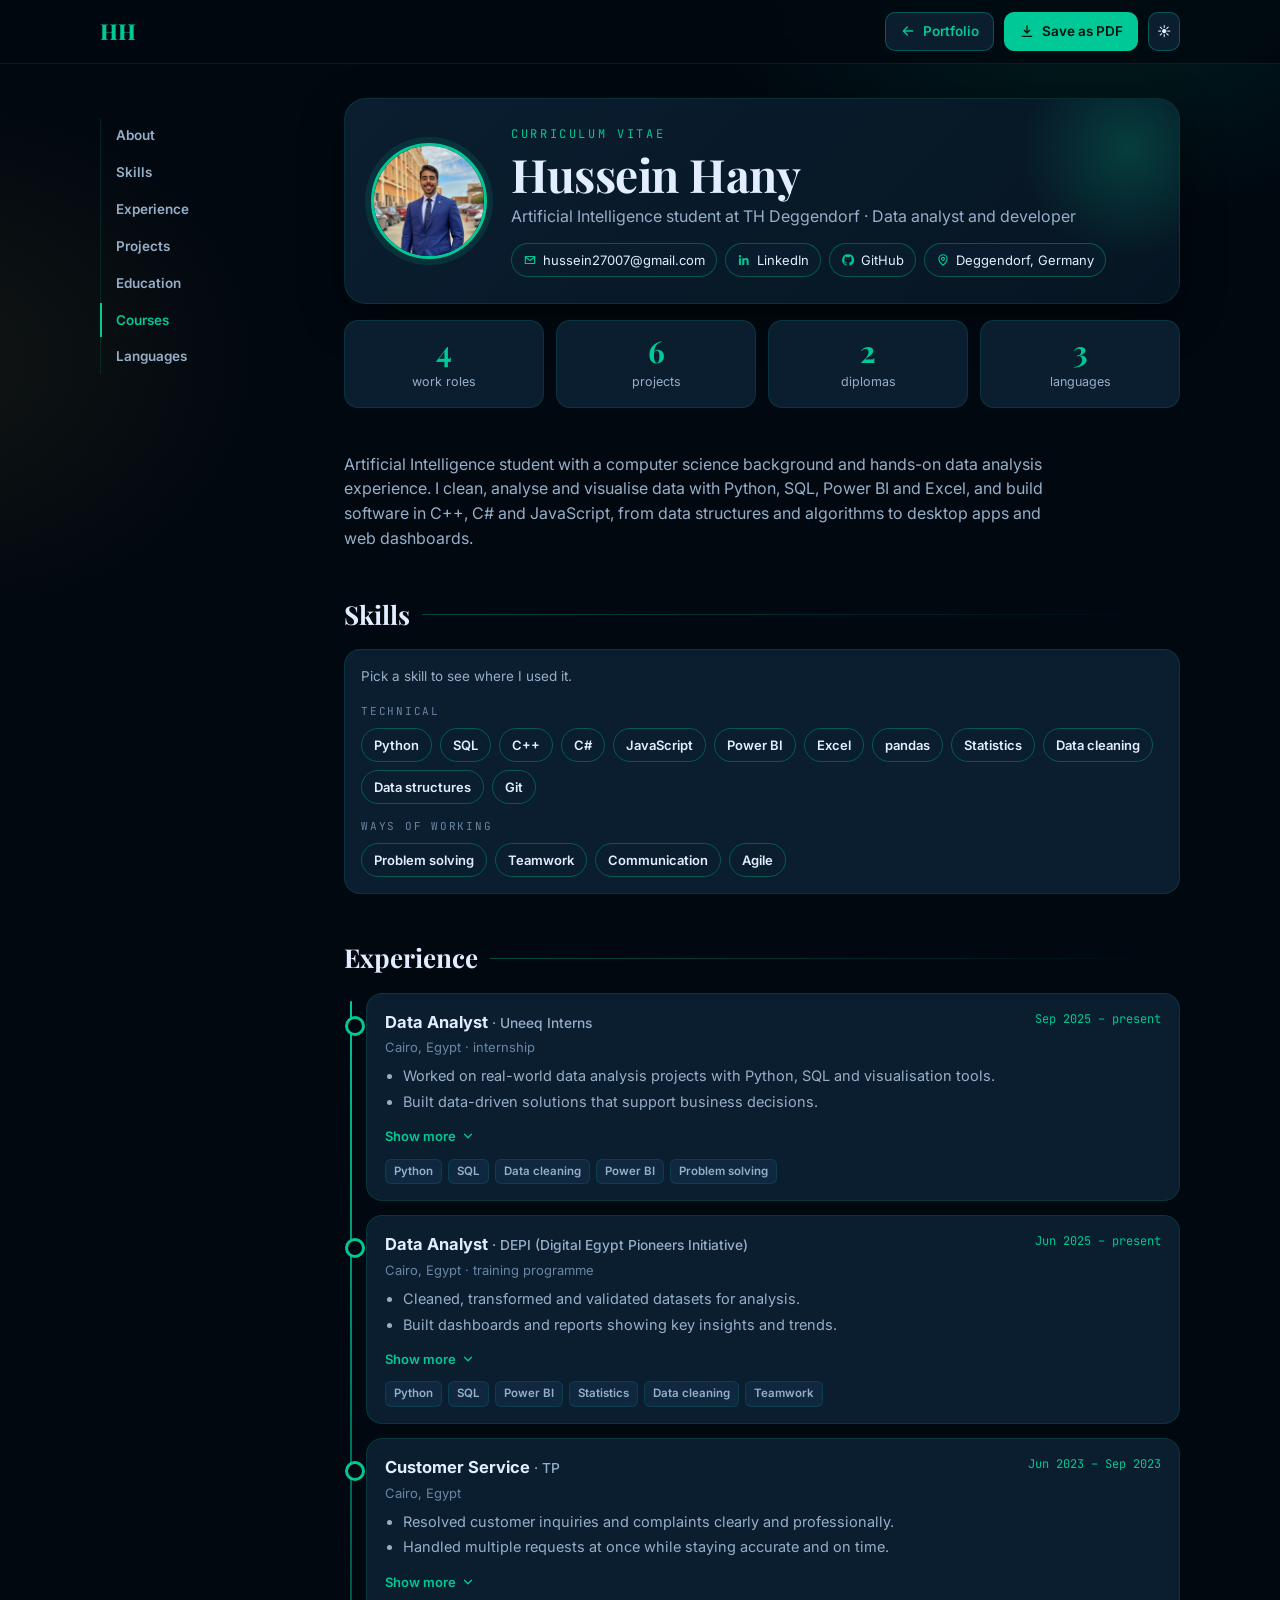
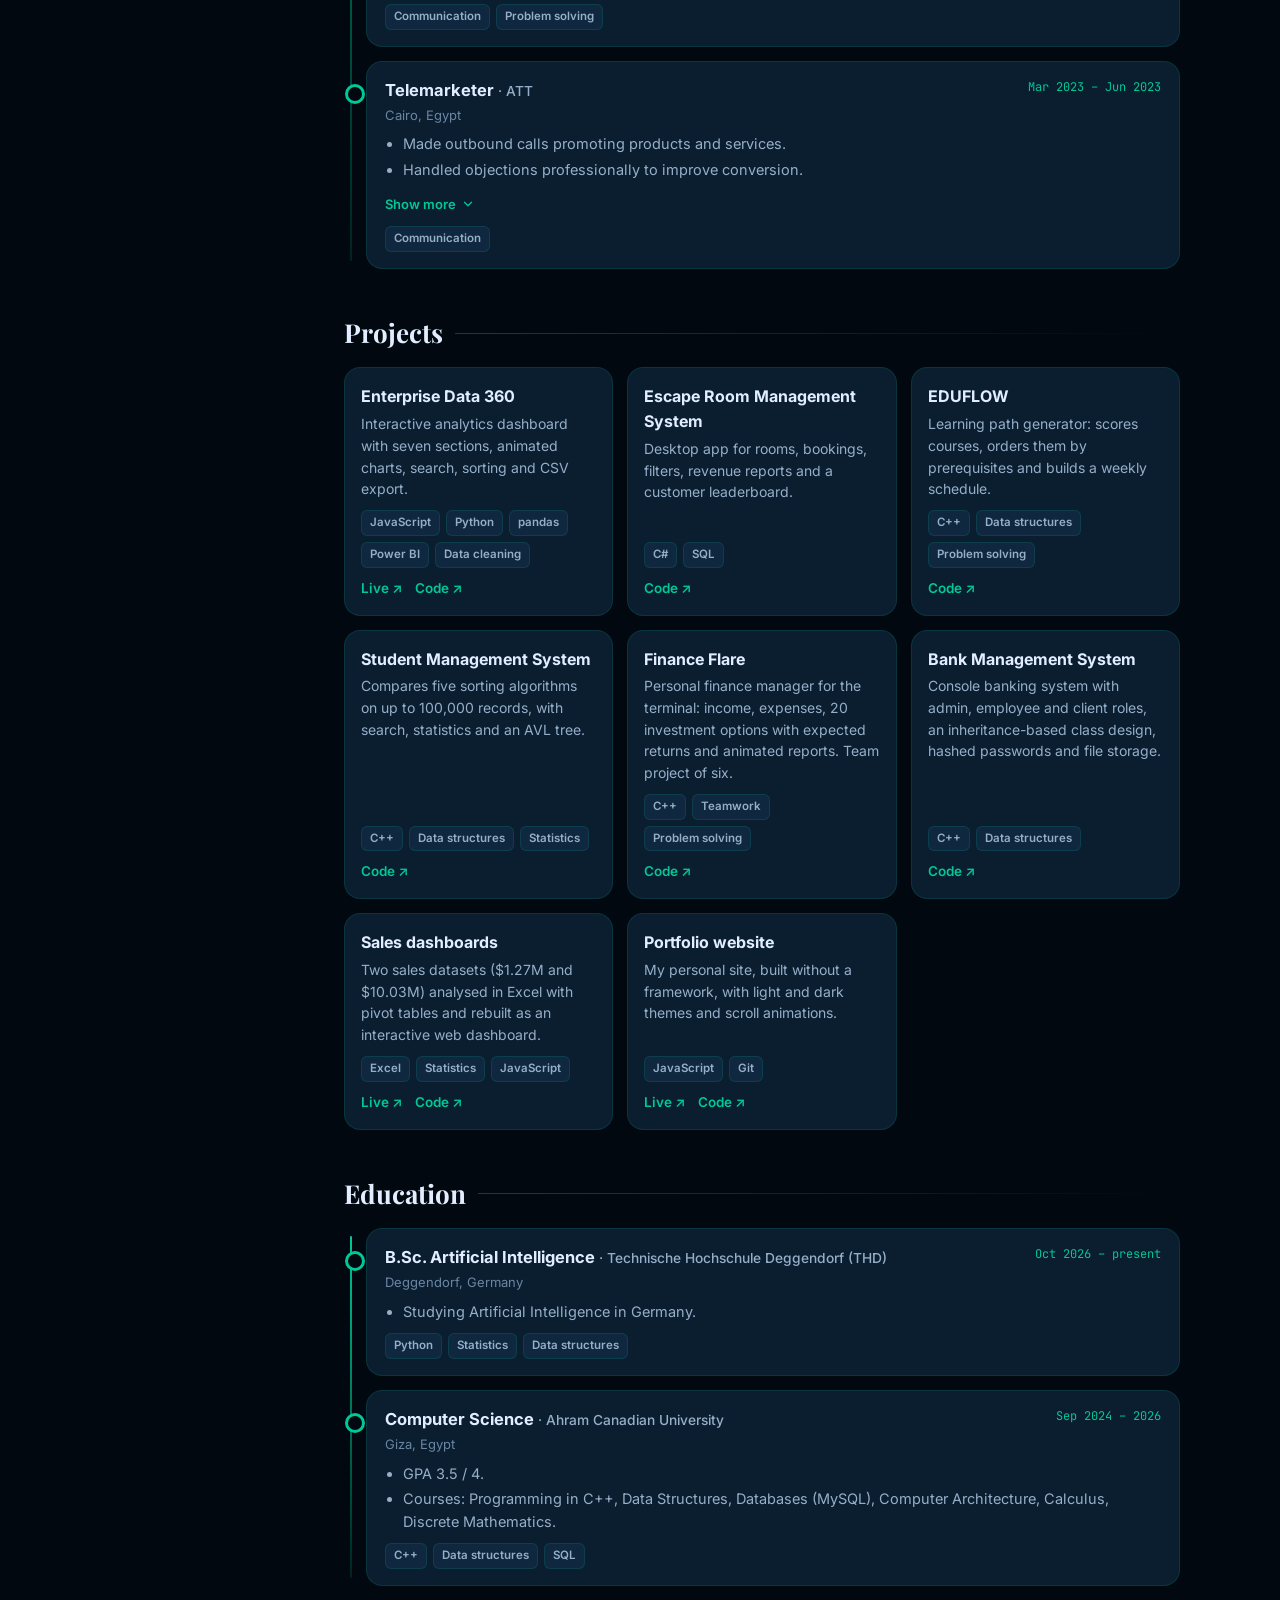
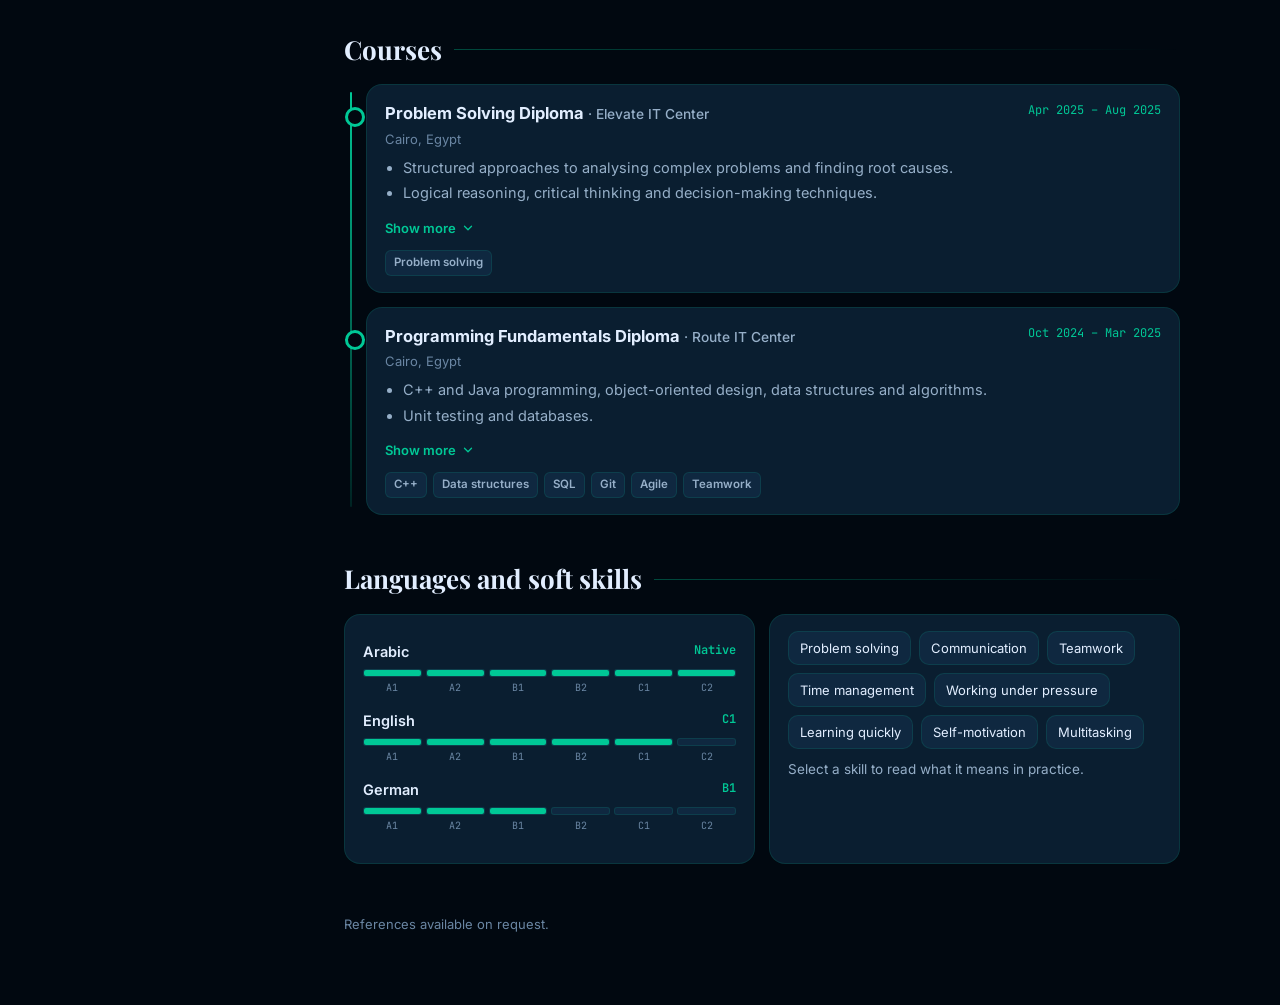
<file: cv.html>
<!DOCTYPE html>
<html lang="en">
<head>
<meta charset="UTF-8">
<meta name="viewport" content="width=device-width, initial-scale=1">
<title>CV · Hussein Hany</title>
<meta name="description" content="Interactive CV of Hussein Hany: Artificial Intelligence student at TH Deggendorf, data analyst and developer.">
<link rel="canonical" href="https://husseinhany.github.io/cv.html">
<meta property="og:title" content="Hussein Hany · CV">
<meta property="og:description" content="Artificial Intelligence student at TH Deggendorf, data analyst and developer.">
<meta property="og:image" content="https://husseinhany.github.io/img/photo.jpg">
<link rel="icon" type="image/svg+xml" href="data:image/svg+xml,%3Csvg xmlns='http://www.w3.org/2000/svg' viewBox='0 0 64 64'%3E%3Crect width='64' height='64' rx='12' fill='%230a0f14'/%3E%3Ctext x='32' y='42' text-anchor='middle' font-family='Georgia' font-size='28' font-weight='700' fill='%2300c896'%3EHH%3C/text%3E%3C/svg%3E">
<script>
  // Same theme setting as the portfolio, applied before first paint.
  (function () {
    var t = null;
    try { t = localStorage.getItem('theme'); } catch (e) {}
    if (t === 'light') document.documentElement.setAttribute('data-theme', 'light');
  })();
</script>
<link rel="preconnect" href="https://fonts.googleapis.com">
<link rel="preconnect" href="https://fonts.gstatic.com" crossorigin>
<link href="https://fonts.googleapis.com/css2?family=Playfair+Display:wght@700;800&family=Inter:wght@400;500;600;700&family=JetBrains+Mono:wght@500&display=swap" rel="stylesheet">
<style>
:root {
  --bg: #010810; --bg2: #061522; --card: #0a1e30; --card2: #0f2840;
  --em: #00c896; --em2: #2fffc0; --gold: #f5c842;
  --text: #e2eeff; --sub: #96afc8; --muted: #6a86a3;
  --border: rgba(0,200,150,.14); --border2: rgba(0,200,150,.34);
  --dim: .28; --shadow: 0 14px 44px rgba(0,0,0,.45);
  --serif: 'Playfair Display', Georgia, serif; --sans: 'Inter', system-ui, -apple-system, 'Segoe UI', sans-serif; --mono: 'JetBrains Mono', ui-monospace, Menlo, monospace;
}
:root[data-theme="light"] {
  --bg: #edf2f7; --bg2: #e2eaf5; --card: #ffffff; --card2: #f3f7fc;
  --em: #007a5a; --em2: #009972; --gold: #a37c00;
  --text: #0a1929; --sub: #2c4a6e; --muted: #557391;
  --border: rgba(0,122,90,.16); --border2: rgba(0,122,90,.40);
  --dim: .32; --shadow: 0 10px 34px rgba(10,25,41,.10);
}
* { box-sizing: border-box; }
html { scroll-behavior: smooth; scroll-padding-top: 84px; }
body { margin: 0; background: var(--bg); color: var(--text); font-family: var(--sans); line-height: 1.55; -webkit-font-smoothing: antialiased; }
a { color: var(--em); text-decoration: none; }
a:hover { text-decoration: underline; }
button { font: inherit; color: inherit; cursor: pointer; }
:focus-visible { outline: 2px solid var(--em2); outline-offset: 3px; border-radius: 6px; }
.sr-only { position: absolute; width: 1px; height: 1px; overflow: hidden; clip: rect(0 0 0 0); white-space: nowrap; }
.glow { position: fixed; inset: 0; pointer-events: none; z-index: -1; background: radial-gradient(600px 400px at 85% -5%, rgba(0,200,150,.14), transparent 70%), radial-gradient(500px 400px at -5% 40%, rgba(245,200,66,.07), transparent 70%); }

/* Top bar */
.top { position: sticky; top: 0; z-index: 30; backdrop-filter: blur(14px); -webkit-backdrop-filter: blur(14px); background: color-mix(in srgb, var(--bg) 80%, transparent); border-bottom: 1px solid var(--border); }
.top-in { max-width: 1120px; margin: 0 auto; padding: 12px 20px; display: flex; align-items: center; gap: 10px; }
.logo { font-family: var(--serif); font-weight: 800; font-size: 22px; color: var(--em); margin-right: auto; }
.logo:hover { text-decoration: none; }
.btn { display: inline-flex; align-items: center; gap: 7px; padding: 8px 14px; border-radius: 10px; border: 1.5px solid var(--border2); background: var(--card); font-size: 13.5px; font-weight: 600; transition: transform .15s, border-color .15s, background .15s, box-shadow .15s; }
.btn:hover { transform: translateY(-2px); border-color: var(--em); box-shadow: 0 6px 18px rgba(0,200,150,.18); text-decoration: none; }
.btn:active { transform: translateY(0); }
.btn.primary { background: var(--em); color: #00140e; border-color: var(--em); }
:root[data-theme="light"] .btn.primary { color: #fff; }
.btn svg { width: 16px; height: 16px; }
.btn.icon { padding: 8px; }

/* Layout */
.wrap { max-width: 1120px; margin: 0 auto; padding: 0 20px 70px; display: grid; grid-template-columns: 210px minmax(0, 1fr); gap: 34px; }
.side { position: sticky; top: 84px; align-self: start; padding-top: 34px; }
.side nav { display: flex; flex-direction: column; gap: 2px; border-left: 1.5px solid var(--border); }
.side a { color: var(--sub); font-size: 13.5px; font-weight: 600; padding: 7px 14px; margin-left: -1.5px; border-left: 2px solid transparent; transition: color .15s, border-color .15s; }
.side a:hover { color: var(--text); text-decoration: none; }
.side a.on { color: var(--em); border-left-color: var(--em); }
main { padding-top: 34px; min-width: 0; }

/* Hero */
.hero { display: grid; grid-template-columns: 116px 1fr; gap: 24px; align-items: center; padding: 26px; border-radius: 22px; background: linear-gradient(135deg, var(--card), var(--bg2)); border: 1px solid var(--border); box-shadow: var(--shadow); position: relative; overflow: hidden; }
.hero::after { content: ""; position: absolute; right: -60px; top: -60px; width: 220px; height: 220px; border-radius: 50%; background: radial-gradient(circle, rgba(0,200,150,.22), transparent 70%); }
.photo { width: 116px; height: 116px; border-radius: 50%; object-fit: cover; object-position: top center; border: 3px solid var(--em); box-shadow: 0 0 0 6px rgba(0,200,150,.12); }
.eyebrow { font-family: var(--mono); font-size: 12px; letter-spacing: .22em; color: var(--em); text-transform: uppercase; }
h1 { font-family: var(--serif); font-size: clamp(30px, 4.6vw, 46px); line-height: 1.05; margin: 6px 0 6px; letter-spacing: -.01em; }
.role { color: var(--sub); font-size: 16px; margin: 0 0 14px; }
.contact { display: flex; flex-wrap: wrap; gap: 8px; position: relative; z-index: 1; }
.chip-link { display: inline-flex; align-items: center; gap: 6px; padding: 6px 11px; border-radius: 999px; border: 1px solid var(--border2); font-size: 13px; color: var(--text); background: color-mix(in srgb, var(--card) 70%, transparent); transition: border-color .15s, transform .15s; }
.chip-link:hover { border-color: var(--em); transform: translateY(-1px); text-decoration: none; }
.chip-link svg { width: 14px; height: 14px; color: var(--em); }

/* Stats */
.stats { display: grid; grid-template-columns: repeat(4, 1fr); gap: 12px; margin: 16px 0 0; }
.stat { padding: 14px; border-radius: 14px; background: var(--card); border: 1px solid var(--border); text-align: center; }
.stat b { display: block; font-family: var(--serif); font-size: 30px; color: var(--em); line-height: 1.1; }
.stat span { font-size: 12.5px; color: var(--sub); }

/* Sections */
section { margin-top: 44px; }
h2 { font-family: var(--serif); font-size: 26px; margin: 0 0 14px; display: flex; align-items: center; gap: 12px; }
h2::after { content: ""; flex: 1; height: 1px; background: linear-gradient(90deg, var(--border2), transparent); }
.lead { color: var(--sub); margin: 0; max-width: 70ch; }

/* Skill filter */
.filter { padding: 16px; border-radius: 16px; background: var(--card); border: 1px solid var(--border); }
.filter-head { display: flex; align-items: center; justify-content: space-between; gap: 10px; flex-wrap: wrap; margin-bottom: 10px; }
.filter-head p { margin: 0; font-size: 13.5px; color: var(--sub); }
.filter-head p b { color: var(--text); }
.chips { display: flex; flex-wrap: wrap; gap: 8px; }
.skill { padding: 6px 12px; border-radius: 999px; border: 1.5px solid var(--border2); background: transparent; font-size: 13px; font-weight: 600; color: var(--text); transition: background .15s, border-color .15s, color .15s, transform .15s; }
.skill:hover { border-color: var(--em); transform: translateY(-1px); }
.skill[aria-pressed="true"] { background: var(--em); border-color: var(--em); color: #00140e; }
:root[data-theme="light"] .skill[aria-pressed="true"] { color: #fff; }
.group-label { width: 100%; font-family: var(--mono); font-size: 11px; letter-spacing: .16em; color: var(--muted); text-transform: uppercase; margin-top: 6px; }
.clear { font-size: 13px; padding: 5px 10px; border-radius: 8px; border: 1.5px solid var(--border2); background: transparent; }
.clear[hidden] { display: none; }

/* Timeline */
.timeline { position: relative; display: grid; gap: 14px; padding-left: 22px; }
.timeline::before { content: ""; position: absolute; left: 6px; top: 8px; bottom: 8px; width: 2px; background: linear-gradient(var(--em), var(--border)); border-radius: 2px; }
.item { position: relative; padding: 16px 18px; border-radius: 16px; background: var(--card); border: 1px solid var(--border); transition: opacity .3s, transform .3s, border-color .2s, box-shadow .2s; }
.item::before { content: ""; position: absolute; left: -22px; top: 22px; width: 14px; height: 14px; border-radius: 50%; background: var(--bg); border: 3px solid var(--em); }
.item:hover { border-color: var(--border2); box-shadow: var(--shadow); }
.item.dim { opacity: var(--dim); }
.item.hit { border-color: var(--em); }
.item-head { display: flex; justify-content: space-between; gap: 14px; flex-wrap: wrap; }
.item h3 { margin: 0; font-size: 16.5px; }
.item h3 small { font-weight: 500; color: var(--sub); }
.when { font-family: var(--mono); font-size: 12px; color: var(--em); white-space: nowrap; }
.where { font-size: 13px; color: var(--muted); margin: 2px 0 8px; }
.item ul { margin: 0; padding-left: 18px; color: var(--sub); font-size: 14.5px; }
.item li { margin: 3px 0; }
.item li.more { display: none; }
.item.open li.more { display: list-item; animation: fade .3s ease; }
.toggle { margin-top: 8px; font-size: 13px; font-weight: 600; color: var(--em); background: none; border: 0; padding: 2px 0; display: inline-flex; align-items: center; gap: 5px; }
.toggle svg { width: 14px; height: 14px; transition: transform .2s; }
.item.open .toggle svg { transform: rotate(180deg); }
.tags { display: flex; flex-wrap: wrap; gap: 6px; margin-top: 10px; }
.tag { font-size: 11.5px; font-weight: 600; padding: 3px 8px; border-radius: 6px; background: var(--card2); border: 1px solid var(--border); color: var(--sub); }
.tag.match { background: var(--em); border-color: var(--em); color: #00140e; }
:root[data-theme="light"] .tag.match { color: #fff; }
@keyframes fade { from { opacity: 0; transform: translateY(-3px); } to { opacity: 1; transform: none; } }

/* Projects */
.projects { display: grid; grid-template-columns: repeat(auto-fill, minmax(250px, 1fr)); gap: 14px; }
.proj { display: flex; flex-direction: column; padding: 16px; border-radius: 16px; background: var(--card); border: 1px solid var(--border); transition: transform .2s, border-color .2s, box-shadow .2s, opacity .3s; }
.proj:hover { transform: translateY(-4px); border-color: var(--em); box-shadow: var(--shadow); }
.proj.dim { opacity: var(--dim); }
.proj h3 { margin: 0 0 4px; font-size: 16px; }
.proj p { margin: 0; color: var(--sub); font-size: 14px; flex: 1; }
.proj .links { display: flex; gap: 12px; margin-top: 10px; font-size: 13.5px; font-weight: 600; }

/* Two-column bits */
.cols { display: grid; grid-template-columns: 1fr 1fr; gap: 14px; }
.card { padding: 16px 18px; border-radius: 16px; background: var(--card); border: 1px solid var(--border); }
.lang { margin: 10px 0 14px; }
.lang-head { display: flex; justify-content: space-between; font-size: 14.5px; font-weight: 600; }
.lang-head span { font-family: var(--mono); font-size: 12px; color: var(--em); }
.cefr { display: grid; grid-template-columns: repeat(6, 1fr); gap: 4px; margin-top: 6px; }
.cefr i { height: 8px; border-radius: 3px; background: var(--card2); border: 1px solid var(--border); position: relative; overflow: hidden; }
.cefr i::after { content: ""; position: absolute; inset: 0; background: var(--em); transform: scaleX(0); transform-origin: left; transition: transform .45s ease; transition-delay: calc(var(--n) * 90ms); }
.cefr i.on::after { transform: scaleX(1); }
.cefr-scale { display: grid; grid-template-columns: repeat(6, 1fr); gap: 4px; font-family: var(--mono); font-size: 10px; color: var(--muted); margin-top: 3px; text-align: center; }
.soft { display: flex; flex-wrap: wrap; gap: 8px; }
.soft button { padding: 6px 11px; border-radius: 10px; border: 1px solid var(--border); background: var(--card2); font-size: 13px; color: var(--text); transition: border-color .15s; }
.soft button:hover, .soft button[aria-expanded="true"] { border-color: var(--em); }
.soft-note { margin: 10px 0 0; font-size: 13.5px; color: var(--sub); min-height: 1.5em; }

/* Reveal on scroll */
.rv { opacity: 0; transform: translateY(18px); transition: opacity .6s ease, transform .6s ease; }
.rv.in { opacity: 1; transform: none; }
.intro { animation: rise .6s cubic-bezier(.2,.7,.2,1) both; animation-delay: var(--d, 0s); }
@keyframes rise { from { opacity: 0; transform: translateY(16px); } to { opacity: 1; transform: none; } }

.toast { position: fixed; left: 50%; bottom: 24px; transform: translate(-50%, 20px); opacity: 0; padding: 10px 16px; border-radius: 10px; background: var(--em); color: #00140e; font-weight: 700; font-size: 14px; transition: opacity .2s, transform .2s; z-index: 50; pointer-events: none; }
.toast.on { opacity: 1; transform: translate(-50%, 0); }
footer { color: var(--muted); font-size: 13px; margin-top: 50px; }

@media (max-width: 860px) {
  .wrap { grid-template-columns: 1fr; gap: 0; }
  .side { display: none; }
  .cols { grid-template-columns: 1fr; }
}
@media (max-width: 560px) {
  .top-in, .wrap { padding-left: 14px; padding-right: 14px; }
  .hero { grid-template-columns: 1fr; text-align: left; padding: 20px; }
  .photo { width: 88px; height: 88px; }
  .stats { grid-template-columns: repeat(2, 1fr); }
  .btn .txt { display: none; }
}
@media (prefers-reduced-motion: reduce) {
  *, *::before, *::after { animation: none !important; transition: none !important; }
  .rv { opacity: 1; transform: none; }
}
@media print {
  :root, :root[data-theme="light"] { --bg: #fff; --bg2: #fff; --card: #fff; --card2: #f4f4f4; --text: #111; --sub: #333; --muted: #555; --em: #006b50; --border: #ddd; --border2: #ccc; --shadow: none; }
  .top, .side, .glow, .filter, .toggle, .toast, .no-print { display: none !important; }
  .wrap { display: block; padding: 0; }
  main { padding: 0; }
  .rv { opacity: 1 !important; transform: none !important; }
  .item li.more { display: list-item !important; }
  .item, .proj, .card, .hero, .stat { break-inside: avoid; box-shadow: none; }
  .item.dim, .proj.dim { opacity: 1; }
  section { margin-top: 22px; }
  a { color: #111; }
  .cefr i::after { transform: scaleX(1); }
}
</style>
</head>
<body>
<div class="glow" aria-hidden="true"></div>

<header class="top">
  <div class="top-in">
    <a class="logo" href="index.html" aria-label="Back to the portfolio">HH</a>
    <a class="btn" href="index.html"><svg viewBox="0 0 24 24" fill="none" stroke="currentColor" stroke-width="2" stroke-linecap="round" stroke-linejoin="round" aria-hidden="true"><path d="M19 12H5m0 0 6-6m-6 6 6 6"/></svg><span class="txt">Portfolio</span></a>
    <button class="btn primary" id="print" type="button"><svg viewBox="0 0 24 24" fill="none" stroke="currentColor" stroke-width="2" stroke-linecap="round" stroke-linejoin="round" aria-hidden="true"><path d="M12 4v11m0 0-4-4m4 4 4-4M5 20h14"/></svg><span class="txt">Save as PDF</span></button>
    <button class="btn icon" id="theme" type="button" aria-label="Switch theme"></button>
  </div>
</header>

<div class="wrap">
  <aside class="side" aria-label="Sections">
    <nav id="toc">
      <a href="#about">About</a>
      <a href="#skills">Skills</a>
      <a href="#experience">Experience</a>
      <a href="#projects">Projects</a>
      <a href="#education">Education</a>
      <a href="#courses">Courses</a>
      <a href="#languages">Languages</a>
    </nav>
  </aside>

  <main>
    <div class="hero intro" id="about">
      <img class="photo" src="img/photo.jpg" alt="Hussein Hany" width="116" height="116">
      <div>
        <div class="eyebrow">Curriculum vitae</div>
        <h1>Hussein Hany</h1>
        <p class="role">Artificial Intelligence student at TH Deggendorf · Data analyst and developer</p>
        <div class="contact">
          <button class="chip-link" id="copy-email" type="button" title="Copy email address"><svg viewBox="0 0 24 24" fill="none" stroke="currentColor" stroke-width="2" stroke-linecap="round" stroke-linejoin="round" aria-hidden="true"><path d="M4 6h16v12H4z"/><path d="m4 7 8 6 8-6"/></svg>hussein27007@gmail.com</button>
          <a class="chip-link" href="https://www.linkedin.com/in/husseindarwesh" target="_blank" rel="noopener"><svg viewBox="0 0 24 24" fill="currentColor" aria-hidden="true"><path d="M5 3.5a2 2 0 1 1 0 4 2 2 0 0 1 0-4zM3.3 9h3.4v11.5H3.3zM9 9h3.3v1.6c.5-.9 1.6-1.9 3.4-1.9 3.6 0 4.3 2.4 4.3 5.4v6.4h-3.4v-5.7c0-1.4 0-3.1-1.9-3.1s-2.2 1.5-2.2 3v5.8H9z"/></svg>LinkedIn</a>
          <a class="chip-link" href="https://github.com/HusseinHany" target="_blank" rel="noopener"><svg viewBox="0 0 24 24" fill="currentColor" aria-hidden="true"><path d="M12 2a10 10 0 0 0-3.2 19.5c.5.1.7-.2.7-.5v-1.7c-2.8.6-3.4-1.3-3.4-1.3-.5-1.2-1.1-1.5-1.1-1.5-.9-.6.1-.6.1-.6 1 .1 1.5 1 1.5 1 .9 1.5 2.4 1.1 3 .8.1-.6.3-1.1.6-1.3-2.2-.3-4.6-1.1-4.6-5 0-1.1.4-2 1-2.7-.1-.3-.4-1.3.1-2.7 0 0 .8-.3 2.8 1a9.6 9.6 0 0 1 5 0c1.9-1.3 2.8-1 2.8-1 .5 1.4.2 2.4.1 2.7.7.7 1 1.6 1 2.7 0 3.9-2.3 4.7-4.6 5 .4.3.7.9.7 1.9v2.8c0 .3.2.6.7.5A10 10 0 0 0 12 2z"/></svg>GitHub</a>
          <span class="chip-link"><svg viewBox="0 0 24 24" fill="none" stroke="currentColor" stroke-width="2" stroke-linecap="round" stroke-linejoin="round" aria-hidden="true"><path d="M12 21s-7-5.6-7-11a7 7 0 0 1 14 0c0 5.4-7 11-7 11z"/><circle cx="12" cy="10" r="2.5"/></svg>Deggendorf, Germany</span>
        </div>
      </div>
    </div>

    <div class="stats intro" aria-label="At a glance" style="--d:.12s">
      <div class="stat"><b data-count="4">4</b><span>work roles</span></div>
      <div class="stat"><b data-count="6">6</b><span>projects</span></div>
      <div class="stat"><b data-count="2">2</b><span>diplomas</span></div>
      <div class="stat"><b data-count="3">3</b><span>languages</span></div>
    </div>

    <section class="rv">
      <p class="lead">Artificial Intelligence student with a computer science background and hands-on data analysis experience. I clean, analyse and visualise data with Python, SQL, Power BI and Excel, and build software in C++, C# and JavaScript, from data structures and algorithms to desktop apps and web dashboards.</p>
    </section>

    <section id="skills" class="rv">
      <h2>Skills</h2>
      <div class="filter">
        <div class="filter-head">
          <p id="filter-status">Pick a skill to see where I used it.</p>
          <button class="clear" id="clear" type="button" hidden>Show everything</button>
        </div>
        <div class="chips" id="skills-list" role="group" aria-label="Filter by skill"></div>
      </div>
    </section>

    <section id="experience" class="rv">
      <h2>Experience</h2>
      <div class="timeline" id="experience-list"></div>
    </section>

    <section id="projects" class="rv">
      <h2>Projects</h2>
      <div class="projects" id="project-list"></div>
    </section>

    <section id="education" class="rv">
      <h2>Education</h2>
      <div class="timeline" id="education-list"></div>
    </section>

    <section id="courses" class="rv">
      <h2>Courses</h2>
      <div class="timeline" id="course-list"></div>
    </section>

    <section id="languages" class="rv">
      <h2>Languages and soft skills</h2>
      <div class="cols">
        <div class="card" id="language-list" aria-label="Languages, on the CEFR scale from A1 to C2"></div>
        <div class="card">
          <div class="soft" id="soft-list"></div>
          <p class="soft-note" id="soft-note" aria-live="polite">Select a skill to read what it means in practice.</p>
        </div>
      </div>
    </section>

    <footer>References available on request.</footer>
  </main>
</div>
<div class="toast" id="toast" role="status"></div>

<script>
'use strict';
const SKILLS = {
  'Technical': ['Python', 'SQL', 'C++', 'C#', 'JavaScript', 'Power BI', 'Excel', 'pandas', 'Statistics', 'Data cleaning', 'Data structures', 'Git'],
  'Ways of working': ['Problem solving', 'Teamwork', 'Communication', 'Agile']
};

const EXPERIENCE = [
  { title: 'Data Analyst', org: 'Uneeq Interns', when: 'Sep 2025 – present', where: 'Cairo, Egypt · internship',
    points: ['Worked on real-world data analysis projects with Python, SQL and visualisation tools.', 'Built data-driven solutions that support business decisions.', 'Worked alongside industry professionals on practical assignments.', 'Strengthened data management, reporting and visualisation skills.'],
    tags: ['Python', 'SQL', 'Data cleaning', 'Power BI', 'Problem solving'] },
  { title: 'Data Analyst', org: 'DEPI (Digital Egypt Pioneers Initiative)', when: 'Jun 2025 – present', where: 'Cairo, Egypt · training programme',
    points: ['Cleaned, transformed and validated datasets for analysis.', 'Built dashboards and reports showing key insights and trends.', 'Applied statistical techniques to real-world datasets.', 'Collaborated in team projects that simulate industry reporting workflows.'],
    tags: ['Python', 'SQL', 'Power BI', 'Statistics', 'Data cleaning', 'Teamwork'] },
  { title: 'Customer Service', org: 'TP', when: 'Jun 2023 – Sep 2023', where: 'Cairo, Egypt',
    points: ['Resolved customer inquiries and complaints clearly and professionally.', 'Handled multiple requests at once while staying accurate and on time.', 'Tracked interactions in CRM tools to improve service.'],
    tags: ['Communication', 'Problem solving'] },
  { title: 'Telemarketer', org: 'ATT', when: 'Mar 2023 – Jun 2023', where: 'Cairo, Egypt',
    points: ['Made outbound calls promoting products and services.', 'Handled objections professionally to improve conversion.', 'Kept customer data accurate in the CRM while working to performance targets.'],
    tags: ['Communication'] }
];

const PROJECTS = [
  { title: 'Enterprise Data 360', text: 'Interactive analytics dashboard with seven sections, animated charts, search, sorting and CSV export.', tags: ['JavaScript', 'Python', 'pandas', 'Power BI', 'Data cleaning'], live: 'https://husseinhany.github.io/Data-Analysis-Project/', code: 'https://github.com/HusseinHany/Data-Analysis-Project' },
  { title: 'Escape Room Management System', text: 'Desktop app for rooms, bookings, filters, revenue reports and a customer leaderboard.', tags: ['C#', 'SQL'], code: 'https://github.com/HusseinHany/EscapeRoomBookingSystem' },
  { title: 'EDUFLOW', text: 'Learning path generator: scores courses, orders them by prerequisites and builds a weekly schedule.', tags: ['C++', 'Data structures', 'Problem solving'], code: 'https://github.com/HusseinHany/EDUFLOW' },
  { title: 'Student Management System', text: 'Compares five sorting algorithms on up to 100,000 records, with search, statistics and an AVL tree.', tags: ['C++', 'Data structures', 'Statistics'], code: 'https://github.com/HusseinHany/Student-Management-System' },
  { title: 'Finance Flare', text: 'Personal finance manager for the terminal: income, expenses, 20 investment options with expected returns and animated reports. Team project of six.', tags: ['C++', 'Teamwork', 'Problem solving'], code: 'https://github.com/HusseinHany/Finance-Flare' },
  { title: 'Bank Management System', text: 'Console banking system with admin, employee and client roles, an inheritance-based class design, hashed passwords and file storage.', tags: ['C++', 'Data structures'], code: 'https://github.com/HusseinHany/Bank_System' },
  { title: 'Sales dashboards', text: 'Two sales datasets ($1.27M and $10.03M) analysed in Excel with pivot tables and rebuilt as an interactive web dashboard.', tags: ['Excel', 'Statistics', 'JavaScript'], live: 'https://husseinhany.github.io/Sales/', code: 'https://github.com/HusseinHany/Sales' },
  { title: 'Portfolio website', text: 'My personal site, built without a framework, with light and dark themes and scroll animations.', tags: ['JavaScript', 'Git'], live: 'https://husseinhany.github.io/', code: 'https://github.com/HusseinHany/HusseinHany.github.io' }
];

const EDUCATION = [
  { title: 'B.Sc. Artificial Intelligence', org: 'Technische Hochschule Deggendorf (THD)', when: 'Oct 2026 – present', where: 'Deggendorf, Germany',
    points: ['Studying Artificial Intelligence in Germany.'], tags: ['Python', 'Statistics', 'Data structures'] },
  { title: 'Computer Science', org: 'Ahram Canadian University', when: 'Sep 2024 – 2026', where: 'Giza, Egypt',
    points: ['GPA 3.5 / 4.', 'Courses: Programming in C++, Data Structures, Databases (MySQL), Computer Architecture, Calculus, Discrete Mathematics.'],
    tags: ['C++', 'Data structures', 'SQL'] }
];

const COURSES = [
  { title: 'Problem Solving Diploma', org: 'Elevate IT Center', when: 'Apr 2025 – Aug 2025', where: 'Cairo, Egypt',
    points: ['Structured approaches to analysing complex problems and finding root causes.', 'Logical reasoning, critical thinking and decision-making techniques.', 'Breaking challenges down into actionable steps.'],
    tags: ['Problem solving'] },
  { title: 'Programming Fundamentals Diploma', org: 'Route IT Center', when: 'Oct 2024 – Mar 2025', where: 'Cairo, Egypt',
    points: ['C++ and Java programming, object-oriented design, data structures and algorithms.', 'Unit testing and databases.', 'Version control with Git and GitHub, working in an Agile team.'],
    tags: ['C++', 'Data structures', 'SQL', 'Git', 'Agile', 'Teamwork'] }
];

const LANGUAGES = [['Arabic', 'Native', 6], ['English', 'C1', 5], ['German', 'B1', 3]];
const SOFT = {
  'Problem solving': 'Finding the real issue, analysing it and choosing a solution quickly.',
  'Communication': 'Explaining things clearly in speech and writing, to customers and teammates.',
  'Teamwork': 'Working with others towards shared goals, as in my DEPI team projects.',
  'Time management': 'Planning tasks so deadlines are met.',
  'Working under pressure': 'Keeping quality high with tight deadlines and performance targets.',
  'Learning quickly': 'Picking up new tools and concepts fast and applying them.',
  'Self-motivation': 'Staying focused and productive without needing supervision.',
  'Multitasking': 'Handling several requests at once without losing accuracy.'
};

/* ---------- Helpers ---------- */
const $ = (s, el = document) => el.querySelector(s);
function h(tag, attrs, ...kids) {
  const el = document.createElement(tag);
  for (const [k, v] of Object.entries(attrs || {})) {
    if (v == null) continue;
    if (k === 'class') el.className = v; else if (k.startsWith('on')) el.addEventListener(k.slice(2), v); else el.setAttribute(k, v);
  }
  for (const kid of kids.flat()) if (kid != null) el.append(kid);
  return el;
}
const chevron = () => { const s = document.createElementNS('http://www.w3.org/2000/svg', 'svg'); s.setAttribute('viewBox', '0 0 24 24'); s.setAttribute('aria-hidden', 'true'); s.innerHTML = '<path d="m6 9 6 6 6-6" fill="none" stroke="currentColor" stroke-width="2.2" stroke-linecap="round" stroke-linejoin="round"/>'; return s; };
const reduce = window.matchMedia('(prefers-reduced-motion: reduce)').matches;
let active = null;

/* ---------- Build ---------- */
function timelineItem(it) {
  const extra = it.points.length > 2;
  const card = h('article', { class: 'item', 'data-tags': it.tags.join('|') },
    h('div', { class: 'item-head' }, h('h3', {}, it.title + ' ', h('small', {}, '· ' + it.org)), h('span', { class: 'when' }, it.when)),
    h('div', { class: 'where' }, it.where),
    h('ul', {}, it.points.map((p, i) => h('li', { class: i >= 2 ? 'more' : null }, p))),
    extra ? h('button', { class: 'toggle', type: 'button', 'aria-expanded': 'false', onclick: (e) => {
      const open = card.classList.toggle('open'); e.currentTarget.setAttribute('aria-expanded', String(open));
      e.currentTarget.firstChild.textContent = open ? 'Show less ' : 'Show more ';
    } }, 'Show more ', chevron()) : null,
    h('div', { class: 'tags' }, it.tags.map((t) => h('span', { class: 'tag' }, t))));
  return card;
}
$('#experience-list').append(...EXPERIENCE.map(timelineItem));
$('#education-list').append(...EDUCATION.map(timelineItem));
$('#course-list').append(...COURSES.map(timelineItem));
$('#project-list').append(...PROJECTS.map((p) => h('article', { class: 'proj', 'data-tags': p.tags.join('|') },
  h('h3', {}, p.title), h('p', {}, p.text),
  h('div', { class: 'tags' }, p.tags.map((t) => h('span', { class: 'tag' }, t))),
  h('div', { class: 'links' }, p.live ? h('a', { href: p.live, target: '_blank', rel: 'noopener' }, 'Live ↗') : null, h('a', { href: p.code, target: '_blank', rel: 'noopener' }, 'Code ↗')))));

const skillList = $('#skills-list');
for (const [group, list] of Object.entries(SKILLS)) {
  skillList.append(h('span', { class: 'group-label' }, group));
  list.forEach((s) => skillList.append(h('button', { class: 'skill', type: 'button', 'aria-pressed': 'false', 'data-skill': s, onclick: () => filter(active === s ? null : s) }, s)));
}

$('#language-list').append(...LANGUAGES.map(([name, level, n]) => h('div', { class: 'lang' },
  h('div', { class: 'lang-head' }, name, h('span', {}, level)),
  h('div', { class: 'cefr', role: 'img', 'aria-label': name + ': ' + level }, [1, 2, 3, 4, 5, 6].map((i) => h('i', { style: '--n:' + i, 'data-on': i <= n ? '1' : '0' }))),
  h('div', { class: 'cefr-scale', 'aria-hidden': 'true' }, ['A1', 'A2', 'B1', 'B2', 'C1', 'C2'].map((l) => h('span', {}, l))))));

const note = $('#soft-note');
$('#soft-list').append(...Object.keys(SOFT).map((s) => h('button', { type: 'button', 'aria-expanded': 'false', onclick: (e) => {
  document.querySelectorAll('#soft-list button').forEach((b) => b.setAttribute('aria-expanded', 'false'));
  e.currentTarget.setAttribute('aria-expanded', 'true');
  note.textContent = s + ': ' + SOFT[s];
} }, s)));

/* ---------- Skill filter ---------- */
function filter(skill) {
  active = skill;
  document.querySelectorAll('.skill').forEach((b) => b.setAttribute('aria-pressed', String(b.dataset.skill === skill)));
  let hits = 0;
  document.querySelectorAll('[data-tags]').forEach((el) => {
    const has = !skill || el.dataset.tags.split('|').includes(skill);
    el.classList.toggle('dim', !has);
    el.classList.toggle('hit', !!skill && has);
    el.querySelectorAll('.tag').forEach((t) => t.classList.toggle('match', !!skill && t.textContent === skill));
    if (skill && has) hits++;
  });
  const status = $('#filter-status');
  status.replaceChildren();
  if (skill) status.append('Used ', h('b', {}, skill), ' in ' + hits + (hits === 1 ? ' place' : ' places') + ', highlighted below.');
  else status.append('Pick a skill to see where I used it.');
  $('#clear').hidden = !skill;
}
$('#clear').addEventListener('click', () => filter(null));

/* ---------- Reveal, counters, language bars ---------- */
function countUp(el) {
  const target = +el.dataset.count;
  if (reduce) { el.textContent = target; return; }
  const start = performance.now();
  (function frame(now) { const p = Math.min(1, (now - start) / 900); el.textContent = Math.round(target * (1 - Math.pow(1 - p, 3))); if (p < 1) requestAnimationFrame(frame); })(start);
}
const io = new IntersectionObserver((entries) => entries.forEach((e) => {
  if (!e.isIntersecting) return;
  e.target.classList.add('in');
  e.target.querySelectorAll('[data-count]').forEach(countUp);
  e.target.querySelectorAll('.cefr i[data-on="1"]').forEach((i) => i.classList.add('on'));
  io.unobserve(e.target);
}), { threshold: .12 });
document.querySelectorAll('.rv').forEach((el) => io.observe(el));
document.querySelectorAll('.intro [data-count]').forEach(countUp);

/* ---------- Scroll spy ---------- */
const links = [...document.querySelectorAll('#toc a')];
const spy = new IntersectionObserver((entries) => entries.forEach((e) => {
  if (e.isIntersecting) links.forEach((a) => a.classList.toggle('on', a.getAttribute('href') === '#' + e.target.id));
}), { rootMargin: '-40% 0px -55% 0px' });
links.forEach((a) => { const t = document.querySelector(a.getAttribute('href')); if (t) spy.observe(t); });

/* ---------- Actions ---------- */
const toast = $('#toast');
function say(text) { toast.textContent = text; toast.classList.add('on'); clearTimeout(say.t); say.t = setTimeout(() => toast.classList.remove('on'), 1800); }
$('#copy-email').addEventListener('click', () => {
  const email = 'hussein27007@gmail.com';
  if (navigator.clipboard && window.isSecureContext) navigator.clipboard.writeText(email).then(() => say('Email copied'), () => { location.href = 'mailto:' + email; });
  else location.href = 'mailto:' + email;
});
$('#print').addEventListener('click', () => {
  filter(null);
  document.querySelectorAll('.rv').forEach((el) => el.classList.add('in'));
  document.querySelectorAll('.cefr i[data-on="1"]').forEach((i) => i.classList.add('on'));
  window.print();
});
const themeBtn = $('#theme');
function paintTheme() {
  const light = document.documentElement.getAttribute('data-theme') === 'light';
  themeBtn.textContent = light ? '🌙' : '☀️';
  themeBtn.setAttribute('aria-label', light ? 'Switch to dark theme' : 'Switch to light theme');
}
themeBtn.addEventListener('click', () => {
  const light = document.documentElement.getAttribute('data-theme') === 'light';
  if (light) document.documentElement.removeAttribute('data-theme'); else document.documentElement.setAttribute('data-theme', 'light');
  try { localStorage.setItem('theme', light ? 'dark' : 'light'); } catch (e) {}
  paintTheme();
});
paintTheme();
</script>
</body>
</html>
</file>
